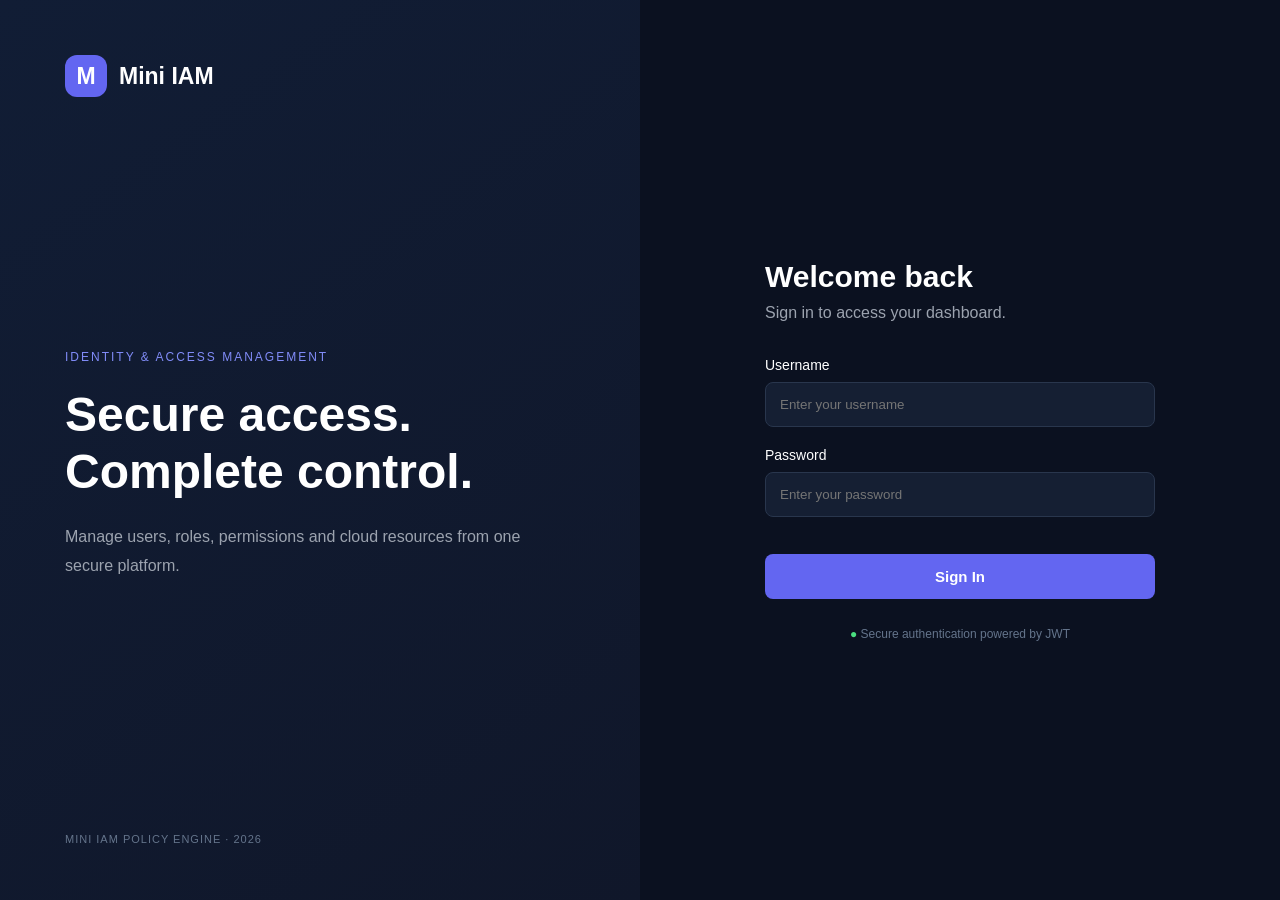
<file: src/main/resources/static/index.html>
<!DOCTYPE html>
<html lang="en">
<head>
    <meta charset="UTF-8">
    <meta name="viewport" content="width=device-width, initial-scale=1.0">
    <title>Mini IAM | Login</title>
    <link rel="stylesheet" href="css/style.css">
</head>
<body>

    <div class="login-container">

        <div class="login-left">
            <div class="brand">
                <div class="brand-icon">M</div>
                <span>Mini IAM</span>
            </div>

            <div class="welcome-text">
                <p class="tagline">IDENTITY & ACCESS MANAGEMENT</p>
                <h1>Secure access.<br>Complete control.</h1>
                <p>
                    Manage users, roles, permissions and cloud
                    resources from one secure platform.
                </p>
            </div>

            <div class="login-footer">
                MINI IAM POLICY ENGINE · 2026
            </div>
        </div>

        <div class="login-right">
            <div class="login-box">

                <h2>Welcome back</h2>
                <p class="subtitle">Sign in to access your dashboard.</p>

                <form id="loginForm">

                    <label for="username">Username</label>
                    <input
                        type="text"
                        id="username"
                        placeholder="Enter your username"
                        autocomplete="username"
                        required
                    >

                    <label for="password">Password</label>
                    <input
                        type="password"
                        id="password"
                        placeholder="Enter your password"
                        autocomplete="current-password"
                        required
                    >

                    <p id="errorMessage"></p>

                    <button type="submit" id="loginButton">
                        Sign In
                    </button>

                </form>

                <p class="secure-note">
                    <span>●</span> Secure authentication powered by JWT
                </p>

            </div>
        </div>

    </div>

    <script src="js/login.js"></script>
</body>
</html>
</file>
<file: src/main/resources/static/css/style.css>
* {
    margin: 0;
    padding: 0;
    box-sizing: border-box;
    font-family: 'Segoe UI', sans-serif;
}

body {
    background: #0b1120;
    color: #ffffff;
    min-height: 100vh;
}

.login-container {
    display: flex;
    min-height: 100vh;
}

.login-left {
    width: 50%;
    padding: 55px 65px;
    background: linear-gradient(145deg, #111d35, #10172a);
    display: flex;
    flex-direction: column;
    justify-content: space-between;
}

.brand {
    display: flex;
    align-items: center;
    gap: 12px;
    font-size: 23px;
    font-weight: 700;
}

.brand-icon {
    width: 42px;
    height: 42px;
    background: #6366f1;
    border-radius: 12px;
    display: grid;
    place-items: center;
}

.welcome-text {
    max-width: 480px;
}

.tagline {
    color: #818cf8;
    font-size: 12px;
    letter-spacing: 2px;
    margin-bottom: 22px;
}

.welcome-text h1 {
    font-size: 48px;
    line-height: 1.2;
    margin-bottom: 22px;
}

.welcome-text > p:last-child {
    color: #9ca3af;
    line-height: 1.8;
    font-size: 16px;
}

.login-footer {
    color: #64748b;
    font-size: 11px;
    letter-spacing: 1px;
}

.login-right {
    width: 50%;
    display: flex;
    align-items: center;
    justify-content: center;
    padding: 30px;
}

.login-box {
    width: 100%;
    max-width: 390px;
}

.login-box h2 {
    font-size: 30px;
    margin-bottom: 10px;
}

.subtitle {
    color: #9ca3af;
    margin-bottom: 35px;
}

label {
    display: block;
    margin-bottom: 9px;
    margin-top: 20px;
    font-size: 14px;
}

input {
    width: 100%;
    padding: 14px;
    background: #151f33;
    border: 1px solid #29364d;
    border-radius: 8px;
    color: white;
    outline: none;
}

input:focus {
    border-color: #818cf8;
}

button {
    width: 100%;
    padding: 14px;
    margin-top: 25px;
    background: #6366f1;
    color: white;
    border: none;
    border-radius: 8px;
    font-size: 15px;
    font-weight: 600;
    cursor: pointer;
}

button:hover {
    background: #4f46e5;
}

button:disabled {
    opacity: 0.6;
    cursor: wait;
}

#errorMessage {
    color: #f87171;
    font-size: 13px;
    margin-top: 12px;
}

.secure-note {
    color: #64748b;
    font-size: 12px;
    text-align: center;
    margin-top: 28px;
}

.secure-note span {
    color: #4ade80;
}

@media (max-width: 768px) {
    .login-container {
        flex-direction: column;
    }

    .login-left,
    .login-right {
        width: 100%;
    }

    .login-left {
        min-height: 280px;
        padding: 30px;
    }

    .welcome-text h1 {
        font-size: 32px;
    }

    .login-footer {
        margin-top: 30px;
    }

    .login-right {
        padding: 45px 25px;
    }
}
/* DASHBOARD */

.dashboard-body {
    background: #0b1120;
}

.app-layout {
    display: flex;
    min-height: 100vh;
}

.sidebar {
    width: 245px;
    min-width: 245px;
    background: #101a2d;
    border-right: 1px solid #26334a;
    padding: 28px 18px;
    display: flex;
    flex-direction: column;
}

.sidebar .brand {
    margin-bottom: 55px;
    padding-left: 8px;
}

.nav-heading {
    color: #64748b;
    font-size: 11px;
    letter-spacing: 1.5px;
    margin: 0 0 15px 10px;
}

.sidebar nav {
    display: flex;
    flex-direction: column;
    gap: 8px;
}

.nav-link {
    color: #94a3b8;
    text-decoration: none;
    padding: 13px 12px;
    border-radius: 8px;
    font-size: 14px;
    transition: 0.2s;
}

.nav-link:hover,
.nav-link.active {
    background: #253456;
    color: #ffffff;
}

.sidebar-bottom {
    margin-top: auto;
    padding: 15px 8px;
    color: #64748b;
    font-size: 11px;
}

.sidebar-bottom span {
    display: block;
    margin-top: 8px;
    color: #94a3b8;
}

.main-content {
    flex: 1;
    min-width: 0;
    padding: 28px 35px;
}

.topbar {
    display: flex;
    justify-content: space-between;
    align-items: center;
    gap: 20px;
    margin-bottom: 35px;
}

.topbar-label {
    color: #818cf8;
    font-size: 10px;
    letter-spacing: 1.5px;
    margin-bottom: 8px;
}

.topbar h2 {
    font-size: 24px;
}

.profile {
    display: flex;
    align-items: center;
    gap: 12px;
}

.profile strong {
    font-size: 13px;
}

.profile p {
    color: #94a3b8;
    font-size: 11px;
    margin-top: 4px;
}

.avatar {
    width: 38px;
    height: 38px;
    border-radius: 50%;
    background: #6366f1;
    display: grid;
    place-items: center;
    font-weight: bold;
}

.logout-button {
    width: auto;
    margin: 0 0 0 12px;
    padding: 9px 13px;
    font-size: 12px;
}

.content-section {
    display: none;
}

.content-section.active {
    display: block;
}

.welcome-banner {
    background: linear-gradient(110deg, #202e55, #31366f);
    border: 1px solid #414a83;
    border-radius: 14px;
    padding: 30px;
    display: flex;
    align-items: center;
    justify-content: space-between;
    margin-bottom: 32px;
}

.welcome-banner .tagline {
    margin-bottom: 12px;
}

.welcome-banner h1 {
    font-size: 27px;
    margin-bottom: 10px;
}

.welcome-banner p:last-child {
    color: #cbd5e1;
    font-size: 13px;
}

.welcome-symbol {
    width: 75px;
    height: 75px;
    border-radius: 20px;
    background: #6366f1;
    display: grid;
    place-items: center;
    font-size: 35px;
    font-weight: bold;
}

.section-heading {
    margin-bottom: 18px;
}

.stats-grid {
    display: grid;
    grid-template-columns: repeat(4, 1fr);
    gap: 16px;
    margin-bottom: 30px;
}

.stat-card,
.panel,
.role-card,
.resource-card {
    background: #131f33;
    border: 1px solid #29364d;
    border-radius: 12px;
}

.stat-card {
    padding: 20px;
}

.stat-card p {
    color: #94a3b8;
    font-size: 13px;
}

.stat-card h2 {
    font-size: 29px;
    margin: 15px 0 8px;
}

.stat-card span {
    color: #64748b;
    font-size: 11px;
}

.panel {
    padding: 23px;
    margin-bottom: 25px;
}

.panel-header {
    margin-bottom: 22px;
}

.panel-header h3,
.panel > h3 {
    margin-bottom: 8px;
}

.panel-header p,
.muted-text {
    color: #94a3b8;
    font-size: 12px;
    margin-top: 7px;
}

.quick-grid,
.role-grid,
.resource-grid {
    display: grid;
    grid-template-columns: repeat(2, 1fr);
    gap: 15px;
}

.quick-card {
    text-align: left;
    margin: 0;
    padding: 18px;
    background: #1a2942;
    border: 1px solid #30415e;
    transition: 0.2s;
}

.quick-card:hover {
    background: #253456;
}

.quick-card span,
.resource-card > span {
    display: block;
    color: #818cf8;
    font-size: 24px;
    margin-bottom: 13px;
}

.quick-card strong,
.quick-card small {
    display: block;
}

.quick-card small {
    color: #94a3b8;
    margin-top: 7px;
    font-weight: normal;
}

.page-intro {
    margin-bottom: 25px;
}

.page-intro h2 {
    font-size: 25px;
    margin-bottom: 9px;
}

.page-intro p {
    color: #94a3b8;
    font-size: 13px;
}

.role-card,
.resource-card {
    padding: 23px;
}

.role-tag {
    display: inline-block;
    padding: 6px 10px;
    border-radius: 6px;
    font-size: 10px;
    font-weight: bold;
    margin-bottom: 17px;
}

.admin {
    background: #47304d;
    color: #e9a8ff;
}

.developer {
    background: #183c50;
    color: #7dd3fc;
}

.viewer {
    background: #34422e;
    color: #bef264;
}

.role-card h3,
.resource-card h3 {
    margin-bottom: 10px;
}

.role-card p,
.resource-card p {
    color: #94a3b8;
    font-size: 12px;
    line-height: 1.6;
}

.resource-grid {
    grid-template-columns: repeat(3, 1fr);
}

.table-container {
    overflow-x: auto;
}

table {
    width: 100%;
    border-collapse: collapse;
    text-align: left;
    font-size: 13px;
}

th {
    color: #94a3b8;
    font-weight: 500;
    background: #1a2942;
}

th, td {
    padding: 15px 12px;
    border-bottom: 1px solid #29364d;
}

td {
    color: #cbd5e1;
}

.policy-panel {
    max-width: 600px;
}

.policy-panel label {
    margin-top: 18px;
}

.policy-panel select {
    width: 100%;
    padding: 13px;
    background: #151f33;
    border: 1px solid #29364d;
    color: white;
    border-radius: 8px;
}

.policy-result {
    background: #1a2942;
    border-radius: 8px;
    padding: 16px;
    margin-top: 20px;
    color: #94a3b8;
    font-size: 13px;
}

@media (max-width: 900px) {
    .sidebar {
        width: 200px;
        min-width: 200px;
    }

    .main-content {
        padding: 22px;
    }

    .stats-grid {
        grid-template-columns: repeat(2, 1fr);
    }

    .resource-grid {
        grid-template-columns: 1fr;
    }
}

@media (max-width: 600px) {
    .app-layout {
        flex-direction: column;
    }

    .sidebar {
        width: 100%;
        min-width: 0;
        padding: 15px;
    }

    .sidebar .brand {
        margin-bottom: 20px;
    }

    .sidebar nav {
        flex-direction: row;
        overflow-x: auto;
    }

    .nav-link {
        white-space: nowrap;
    }

    .sidebar-bottom {
        display: none;
    }

    .main-content {
        padding: 18px;
    }

    .topbar {
        align-items: flex-start;
        flex-direction: column;
    }

    .stats-grid,
    .quick-grid,
    .role-grid {
        grid-template-columns: 1fr;
    }

    .welcome-symbol {
        display: none;
    }
}
#addUserForm {
    max-width: 550px;
}

#addUserForm input,
#addUserForm select {
    margin-bottom: 8px;
}

#userMessage {
    margin-top: 12px;
    font-size: 13px;
}

#usersTable button {
    font-size: 12px;
}
/* ROLES AND PERMISSIONS */

.role-access {
    margin-top: 20px;
    padding: 9px;
    background: #1d2b46;
    color: #a5b4fc;
    border-radius: 7px;
    font-size: 12px;
    text-align: center;
}

.permission-list {
    display: grid;
    grid-template-columns: repeat(2, 1fr);
    gap: 14px;
    margin-top: 20px;
}

.permission-item {
    padding: 17px;
    background: #1a2942;
    border: 1px solid #30415e;
    border-radius: 9px;
}

.permission-item strong,
.permission-item span {
    display: block;
}

.permission-item span {
    margin-top: 10px;
    color: #94a3b8;
    font-size: 11px;
    line-height: 1.7;
}

.access-flow {
    display: flex;
    align-items: center;
    justify-content: space-between;
    gap: 10px;
    margin: 25px 0;
}

.flow-card {
    background: #253456;
    border: 1px solid #414f78;
    border-radius: 8px;
    padding: 15px;
    text-align: center;
    font-size: 12px;
    flex: 1;
}

.access-flow > span {
    color: #818cf8;
}

@media (max-width: 650px) {
    .permission-list {
        grid-template-columns: 1fr;
    }

    .access-flow {
        flex-wrap: wrap;
    }

    .flow-card {
        min-width: 40%;
    }
}
/* CLOUD RESOURCE MANAGEMENT */

#resourceForm {
    max-width: 550px;
}

#resourceForm input,
#resourceForm select {
    margin-bottom: 8px;
}

#resourceMessage {
    margin-top: 12px;
    font-size: 13px;
}

.resource-action,
.resource-delete {
    width: auto;
    margin: 3px;
    padding: 7px 10px;
    font-size: 11px;
}

.resource-action {
    background: #2563eb;
}

.resource-action:hover {
    background: #1d4ed8;
}

.resource-delete {
    background: #dc2626;
}

.resource-delete:hover {
    background: #b91c1c;
}
/* AUDIT LOGS */

.audit-allowed {
    color: #4ade80;
    font-weight: 600;
}

.audit-denied {
    color: #f87171;
    font-weight: 600;
}
.policy-result {
    margin-top: 22px;
    padding: 18px;
    border-radius: 10px;
    background: #252b3b;
    color: #cbd5e1;
}

.policy-result.allowed {
    background: #123b30;
    border: 1px solid #1d8b65;
    color: #86efac;
}

.policy-result.denied {
    background: #421f29;
    border: 1px solid #b94b5b;
    color: #fda4af;
}

.policy-result h3 {
    margin-bottom: 8px;
}

.policy-panel form {
    display: flex;
    flex-direction: column;
    gap: 12px;
}

.policy-panel select,
.policy-panel button {
    padding: 12px;
    border-radius: 7px;
}
/* ===== FINAL DASHBOARD POLISH ===== */

html {
    scroll-behavior: smooth;
}

.content-section {
    animation: fadeIn 0.3s ease-in-out;
}

@keyframes fadeIn {
    from {
        opacity: 0;
        transform: translateY(8px);
    }
    to {
        opacity: 1;
        transform: translateY(0);
    }
}

/* Dashboard cards */
.stat-card,
.panel {
    border: 1px solid rgba(255, 255, 255, 0.08);
    transition: transform 0.2s ease, border-color 0.2s ease;
}

.stat-card:hover {
    transform: translateY(-4px);
    border-color: #6475e8;
}

/* Buttons */
button {
    cursor: pointer;
    transition: 0.2s ease;
}

button:hover {
    filter: brightness(1.15);
    transform: translateY(-1px);
}

/* Tables */
table {
    width: 100%;
    border-collapse: collapse;
}

th {
    color: #a5b4fc;
    font-weight: 600;
    text-align: left;
}

td, th {
    padding: 13px 15px;
    border-bottom: 1px solid rgba(255, 255, 255, 0.08);
}

tbody tr:hover {
    background: rgba(255, 255, 255, 0.035);
}

/* Forms */
input, select, textarea {
    outline: none;
    transition: border-color 0.2s ease;
}

input:focus, select:focus, textarea:focus {
    border-color: #818cf8;
}

/* Page headings */
.page-intro {
    margin-bottom: 24px;
}

.page-intro h2 {
    margin-bottom: 8px;
}

/* Footer */
.app-footer {
    margin-top: 35px;
    padding: 18px;
    text-align: center;
    color: #8992a8;
    font-size: 13px;
    border-top: 1px solid rgba(255, 255, 255, 0.08);
}
</file>
